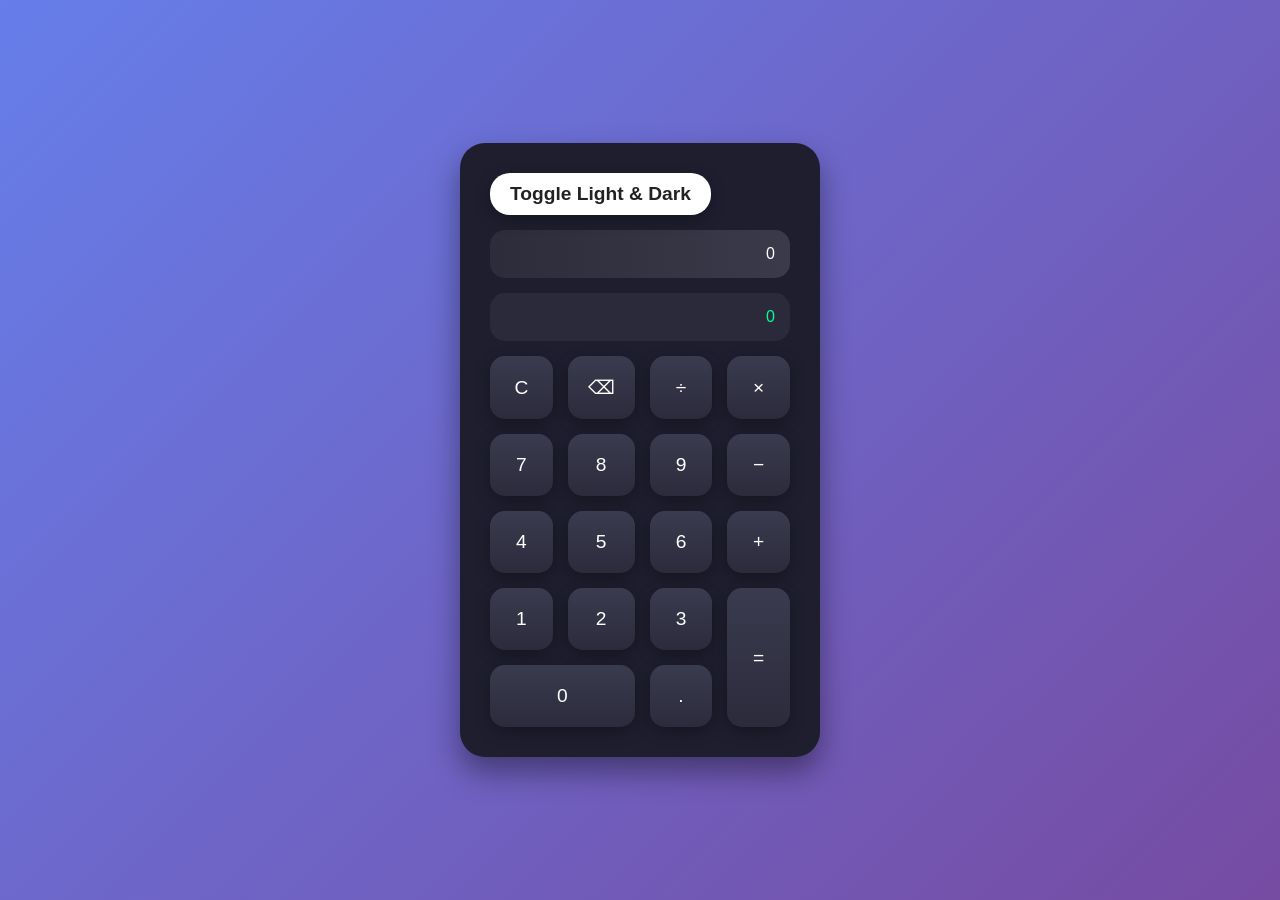
<file: Calculator_Project/index.html>
<!DOCTYPE html>
<html lang="en">
<head>
    <meta charset="UTF-8">
    <meta name="viewport" content="width=device-width, initial-scale=1.0">
    <title>Calculator Project</title>
    <link rel="stylesheet" href="style.css">
</head>
<body class="dark">
    <div class="calculator">
        <button id="toggle-theme">Toggle Light & Dark</button>
        <div class="display" id="display">0</div>
        <div class="result" id="result">0</div>
        <div class="buttons">
            <button class="clear" onclick="clearDisplay()">C</button>
            <button onclick="deleteLast()">&#9003;</button>
            <button onclick="appendOperator('/')">&divide;</button>
            <button onclick="appendOperator('*')">&times;</button>

            <button onclick="appendNumber('7')">7</button>
            <button onclick="appendNumber('8')">8</button>
            <button onclick="appendNumber('9')">9</button>
            <button onclick="appendOperator('-')">&#8722;</button>
            
            <button onclick="appendNumber('4')">4</button>
            <button onclick="appendNumber('5')">5</button>
            <button onclick="appendNumber('6')">6</button>
            <button onclick="appendOperator('+')">+</button>

            <button onclick="appendNumber('1')">1</button>
            <button onclick="appendNumber('2')">2</button>
            <button onclick="appendNumber('3')">3</button>
            <button class="equal" onclick="calculate()">=</button>

            <button onclick="appendNumber('0')" style="grid-column: span 2;">0</button>
            <button onclick="appendNumber('.')">.</button>            
        </div>
    </div>




<script src="script.js"></script> 
</body>
</html>
</file>
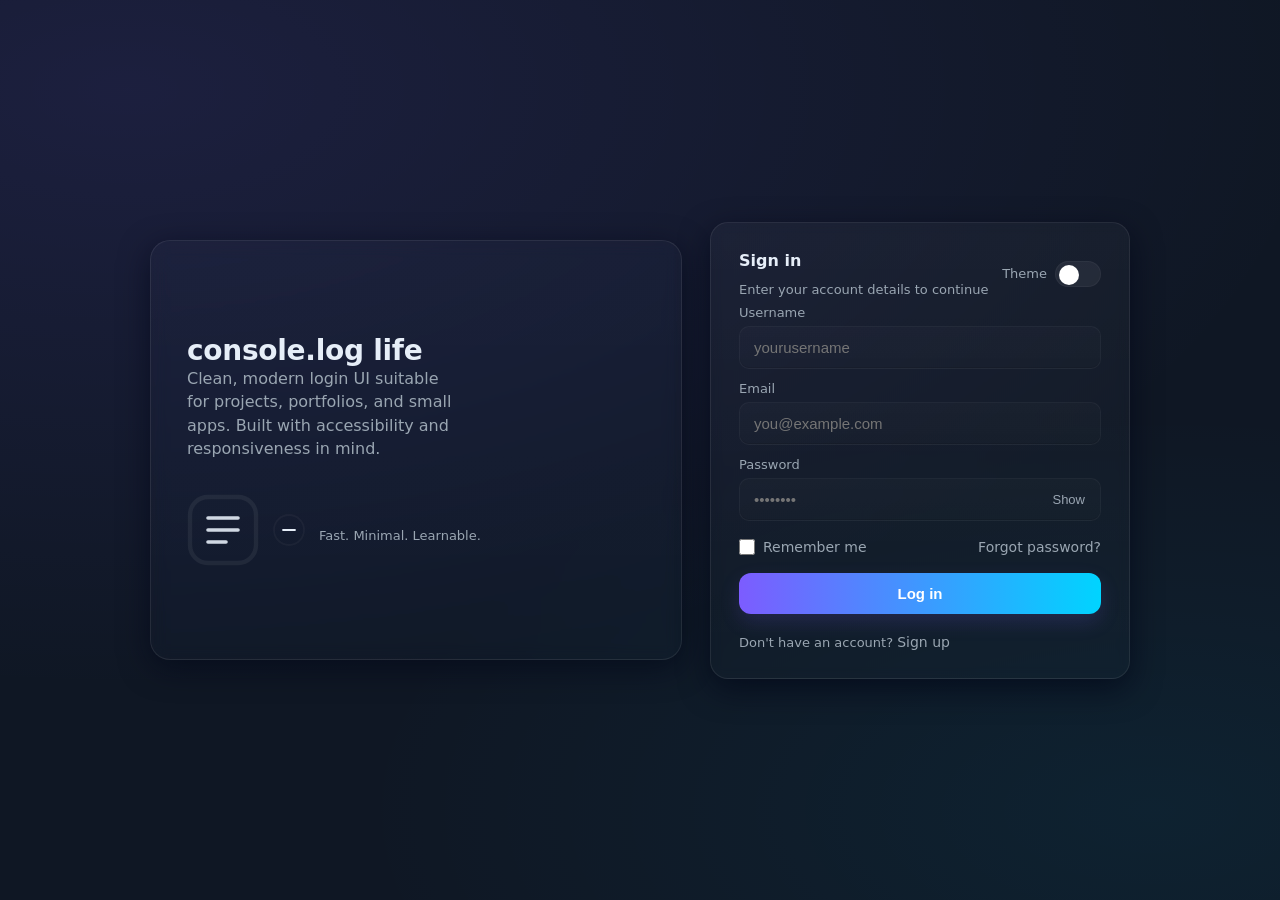
<file: login/index.html>
<!DOCTYPE html>
<html lang="en">
<head>
    <meta charset="UTF-8">
    <meta name="viewport" content="width=device-width, initial-scale=1.0">
    <title>Console.log Life Login UI</title>
    <link rel="stylesheet" href="style.css">
</head>
<body>
     <main class="login-wrap" aria-live="polite">

        <!-- LEFT: branding / showcase -->
        <section class="panel-brand" aria-hidden="false">
            <div>
                <div class="brand-title">console.log life</div>
                <p class="brand-sub">Clean, modern login UI suitable for projects, portfolios, and small apps. Built
                    with accessibility and responsiveness in mind.</p>
            </div>

            <!-- Illustration placeholder (simple SVG hero) -->
            <div aria-hidden="true" style="margin-top:16px;display:flex;gap:12px;flex-wrap:wrap;align-items:center">
                <svg width="72" height="72" viewBox="0 0 24 24" fill="none" aria-hidden="true">
                    <rect x="1" y="1" width="22" height="22" rx="6" stroke="rgba(255,255,255,0.06)" stroke-width="1.5">
                    </rect>
                    <path d="M7 12h10M7 8h10M7 16h6" stroke="currentColor" stroke-width="1.2" stroke-linecap="round"
                        stroke-linejoin="round" opacity="0.9"></path>
                </svg>
                <svg width="36" height="36" viewBox="0 0 24 24" fill="none" aria-hidden="true">
                    <circle cx="12" cy="12" r="10" stroke="rgba(255,255,255,0.04)" stroke-width="1.2"></circle>
                    <path d="M8 12h8" stroke="currentColor" stroke-width="1.2" stroke-linecap="round"></path>
                </svg>
                <div class="small">Fast. Minimal. Learnable.</div>
            </div>
        </section>

        <!-- RIGHT: Login form -->
        <aside class="panel-form" aria-label="Login form">

            <div class="controls">
                <div style="display:flex;flex-direction:column">
                    <strong style="font-size:16px">Sign in</strong>
                    <span class="small">Enter your account details to continue</span>
                </div>

                <div class="theme-toggle" title="Toggle light / dark">
                    <span style="font-size:13px;color:var(--muted)">Theme</span>
                    <button class="switch" id="themeBtn" aria-pressed="false" aria-label="Toggle theme">
                        <span class="knob"></span>
                    </button>
                </div>
            </div>

            <form id="loginForm" novalidate>

                <!-- Username -->
                <div class="field">
                    <label for="username">Username</label>
                    <div class="input-row">
                        <input id="username" name="username" type="text" placeholder="yourusername"
                            autocomplete="username" required>
                    </div>
                    <div id="usernameError" class="error">Please enter your username.</div>
                </div>

                <!-- Email -->
                <div class="field">
                    <label for="email">Email</label>
                    <div class="input-row">
                        <input id="email" name="email" type="email" placeholder="you@example.com" autocomplete="email"
                            required>
                    </div>
                    <div id="emailError" class="error">Please enter a valid email address.</div>
                </div>

                <!-- Password with toggle -->
                <div class="field">
                    <label for="password">Password</label>
                    <div class="input-row">
                        <input id="password" name="password" type="password" placeholder="••••••••"
                            autocomplete="current-password" required minlength="6">
                        <button type="button" class="toggle-pass" id="togglePassword"
                            aria-label="Show password">Show</button>
                    </div>
                    <div id="passwordError" class="error">Password must be at least 6 characters.</div>
                </div>

                <!-- Remember + forgot -->
                <div class="row">
                    <label style="display:flex;align-items:center;gap:8px;font-size:14px">
                        <input id="remember" type="checkbox" style="width:16px;height:16px" aria-label="Remember me">
                        <span style="color:var(--muted)">Remember me</span>
                    </label>
                    <a href="#" class="muted-link">Forgot password?</a>
                </div>

                <!-- Login button -->
                <button class="btn" id="loginBtn" type="submit">Log in</button>

                <div class="small" style="margin-top:8px">Don't have an account? <a href="#" class="muted-link">Sign
                        up</a></div>

            </form>

        </aside>
    </main>
    <script src="script.js"></script>
</body>
</html>
</file>
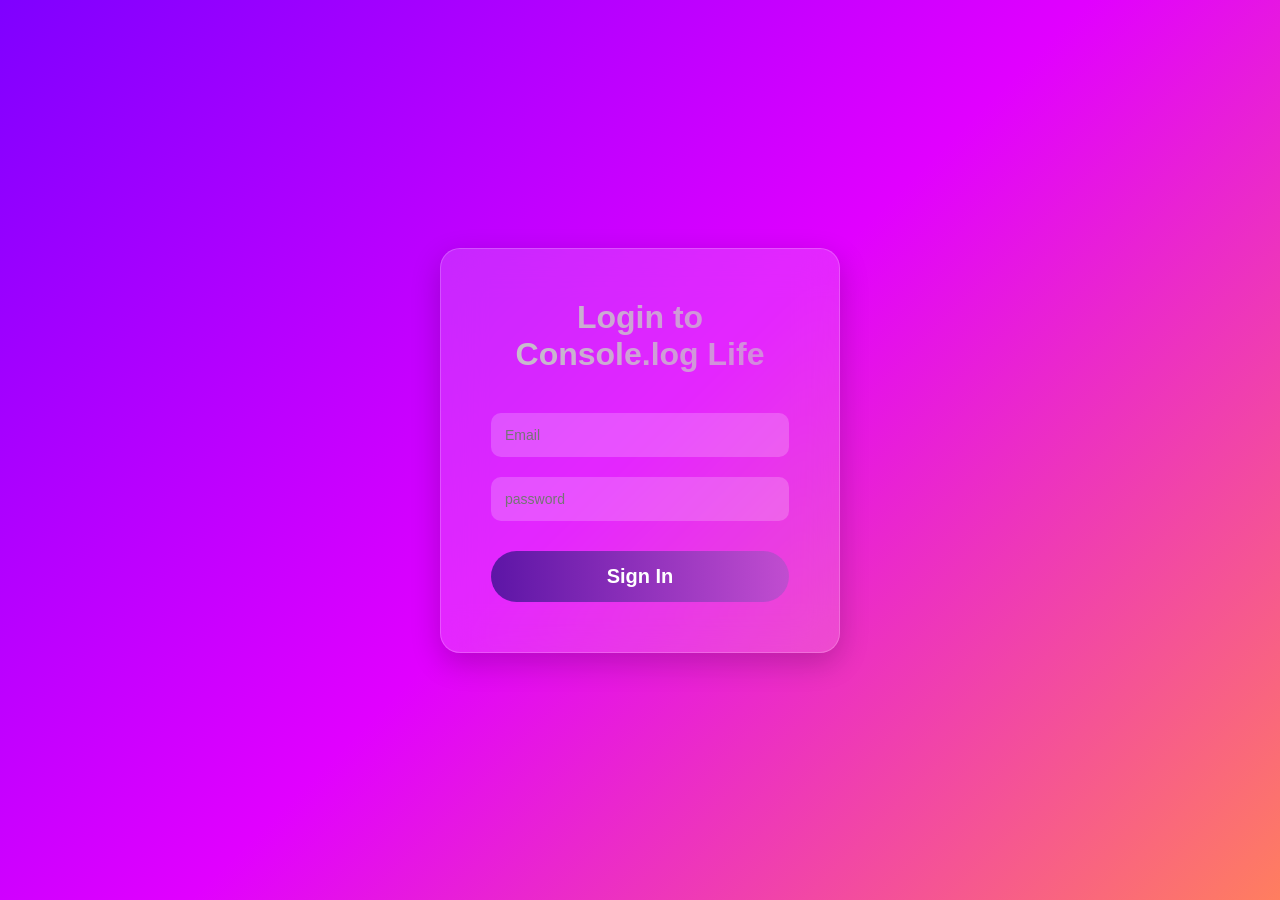
<file: Login_Project/index.html>
<!DOCTYPE html>
<html lang="en">
<head>
    <meta charset="UTF-8">
    <meta name="viewport" content="width=device-width, initial-scale=1.0">
    <title>Console.log Life | Login Project</title>
    <link rel="stylesheet" href="style.css">
</head>
<body>
    <!-- Login Screen -->
     <div id="loginScreen">
        <div class="login-card">
            <h2>Login to Console.log Life</h2>
            <form action="" id="loginForm">
                <input type="email" id="email" placeholder="Email" required>
                <input type="password" id="password" placeholder="password" required>
                <button type="submit">Sign In</button>
            </form>
        </div>
     </div>
     <!-- Main Site -->
      <div id="mainSite">
        <header>
            <h1>Console.log Life</h1>
            <nav>
                <ul>
                    <li><a href="#home">Home</a></li>
                    <li><a href="#about">About</a></li>
                    <li><a href="#contact">Contact</a></li>
                    <li><button id="logoutBtn">Logout</button></li>
                </ul>
            </nav>
            <button class="theme-btn" id="themeToggle">light / Dark </button>
        </header>
        <main>
            <section id="home">
                <h2>Welcome Console.log Life &#127881;</h2>
                <p>You are now logged in &#127881; Explore Console.log Life!</p>
            </section>

            <section id="about">
                <h2>About Us Console.log Life</h2>
                <p>Console.log Life is a community of developers sharing coding journeys, tips
                    and tutorials. Learning through practice and collaboration.
                </p>
            </section>

            <section id="contact">
                <h2>Contact Us Console.log Life</h2>
                <div class="contact-info">
                    &#128222; Phone: +45 9912345678 <br>
                    &#128231; Gmail: hello@consolelog.life
                </div>
                <form action="" class="contact-form" id="contactForm">
                    <label for="">Your Name
                        <input type="text" name="" id="name" required>
                    </label>
                    <label for="">Your Email
                        <input type="email" id="contactEmail" required>
                    </label>
                    <label for="">Comment
                        <textarea rows="4" id="comment" required></textarea>
                    </label>
                    <button type="submit">Send Message</button>
                </form>

            </section>
        </main>
        <footer>
            @ 2025 Console.log Life | Built with &#10084; For Developers!.
        </footer>
      </div>
    

<script src="script.js"></script>
</body>
</html>
</file>
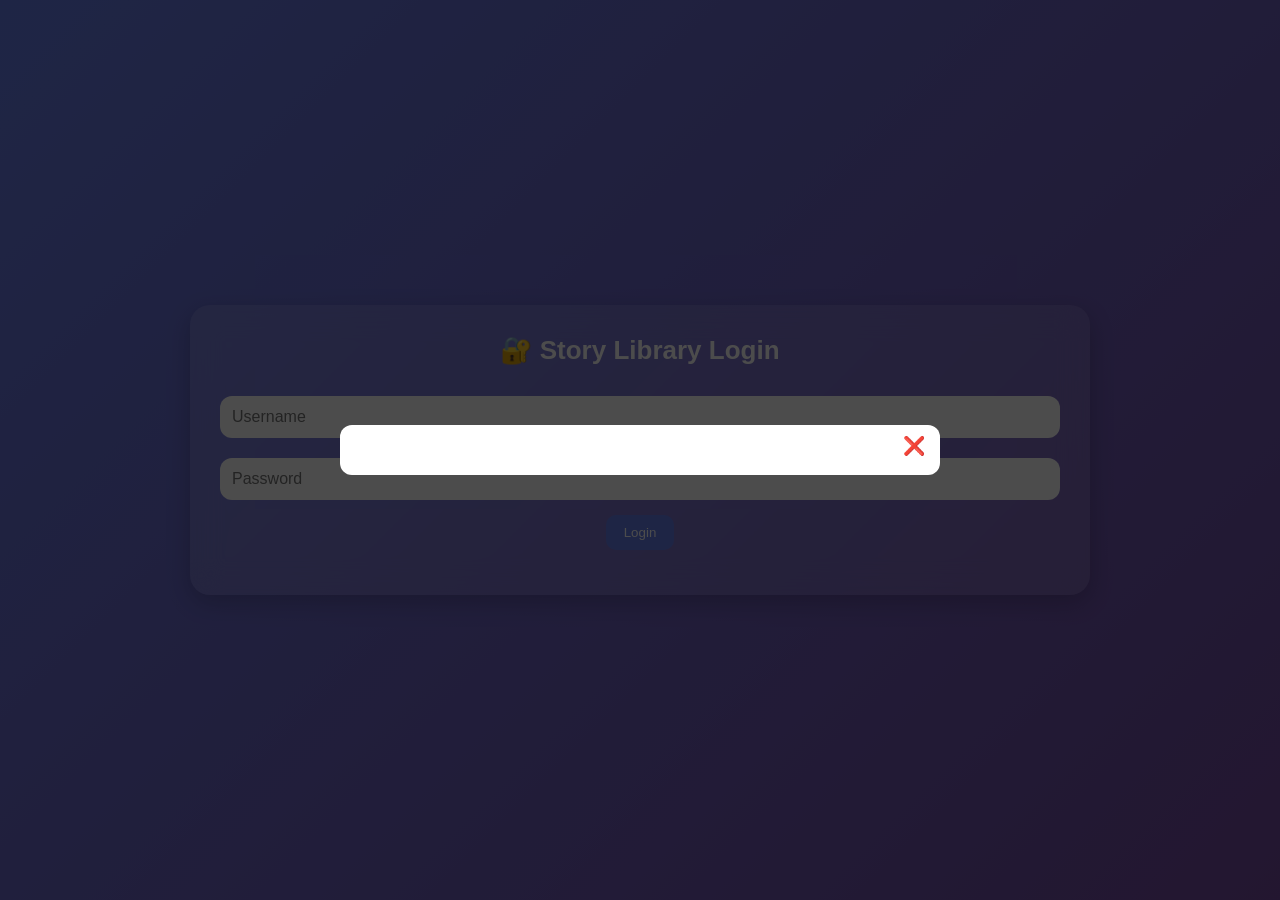
<file: Story_Book_Library_Project/index.html>
<!DOCTYPE html>
<html lang="en">

<head>
    <meta charset="UTF-8">
    <meta name="viewport" content="width=device-width, initial-scale=1.0">
    <title>Story Book Library - Persistent CRUD</title>
    <link rel="stylesheet" href="style.css">
</head>
<body>
    <!-- Login Page -->
    <div class="container" id="loginPage">
        <h2>&#x1F510; Story Library Login</h2> 
        <input type="text" id="username" placeholder="Username">
        <input type="password" id="password" placeholder="Password">
        <button onclick="login()">Login</button>
        <div class="error" id="errorMsg"></div>
    </div>

    <!-- Library Page -->
    <div class="library hidden" id="libraryPage">
        <h2>&#x1F4DA; Story Book Library</h2> 
        <div class="books" id="bookList"></div>

        <!-- Admin Add Book -->
        <div class="admin-controls hidden" id="adminControls">
            <h3>&#x2795; Add New Book</h3> 
            <input type="text" id="newBookTitle" placeholder="Book Title">
            <textarea id="newBookContent" placeholder="Book Content" rows="3"
                style="width:100%;padding:10px;margin-top:8px;border-radius:10px;"></textarea>
            <button onclick="addBook()">Add Book</button>
        </div>
    </div>

    <!-- Modal -->
    <div class="modal" id="modal">
        <div class="modal-content">
            <span class="close" onclick="closeModal()">&#x274C;</span> 
            <h3 id="modalTitle"></h3>
            <p id="modalContent"></p>
        </div>
    </div>
<script src="script.js"></script>
</body>

</html>
</file>
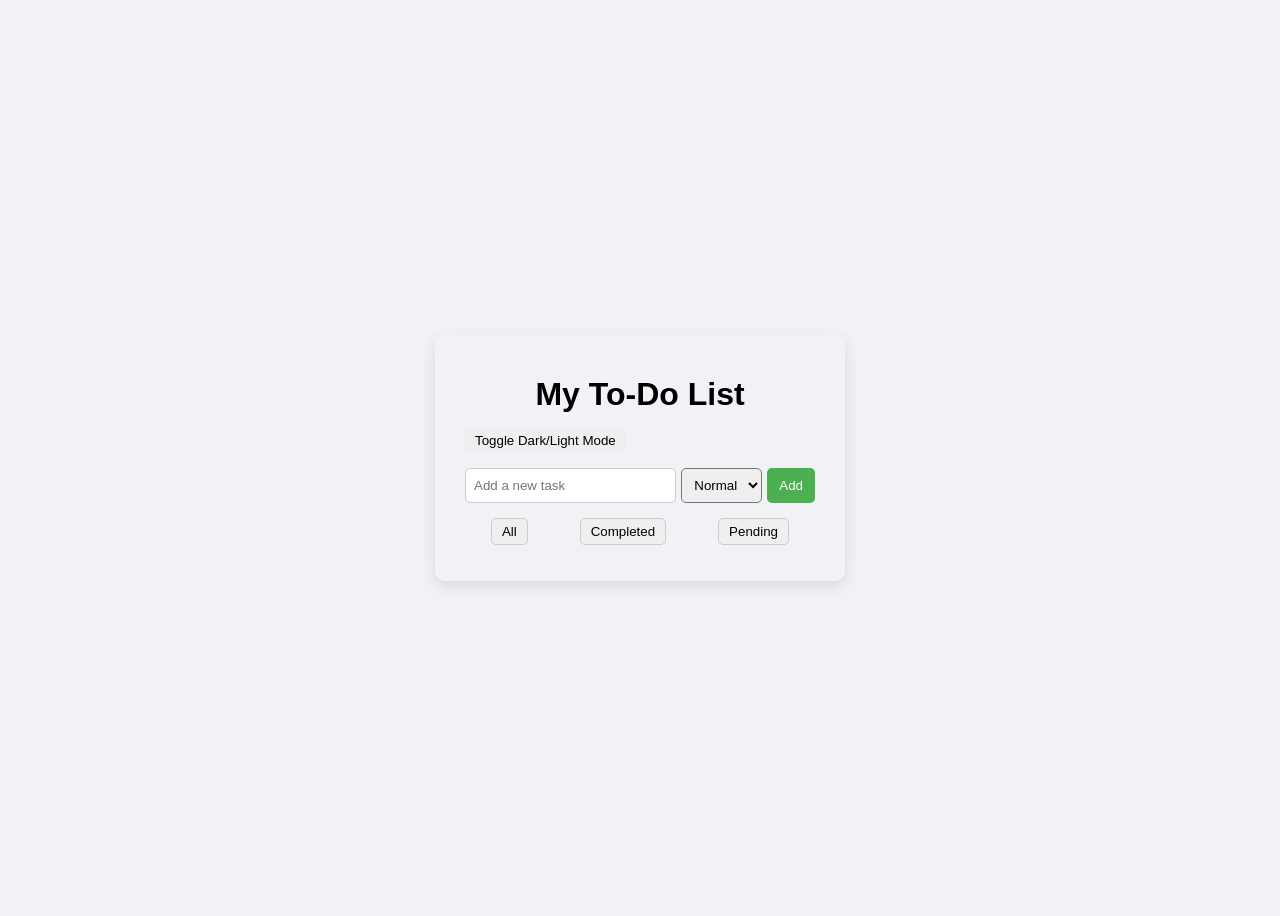
<file: ToDoList/index.html>
<!DOCTYPE html>
<html lang="en">
<head>
    <meta charset="UTF-8">
    <meta name="viewport" content="width=device-width, initial-scale=1.0">
    <title>Advanced To-Do List</title>
    <link rel="stylesheet" href="style.css">
</head>
<body>
    <div class="container">
        <h1>My To-Do List</h1>
        <!-- Dark/Light mode toggle -->
          <button id="modeToggle">Toggle Dark/Light Mode</button>

          <!-- Task Input Section -->
           <div class="input-section">
            <input type="text" id="taskInput" placeholder="Add a new task">
            <select name="" id="priority">
                <option value="normal">Normal</option>
                <option value="high">High</option>
                <option value="low">Low</option>
            </select>
            <button id="addBtn">Add</button>
           </div>
           
           <!-- Task Filters -->
            <div class="filters">
                <button class="filter-btn" data-filter="all">All</button>
                <button class="filter-btn" data-filter="completed">Completed</button>
                <button class="filter-btn" data-filter="pending">Pending</button>
            </div>

            <!-- Task List -->
             <ul id="taskList"></ul>
    </div>

<script src="script.js"></script>
</body>
</html>
</file>
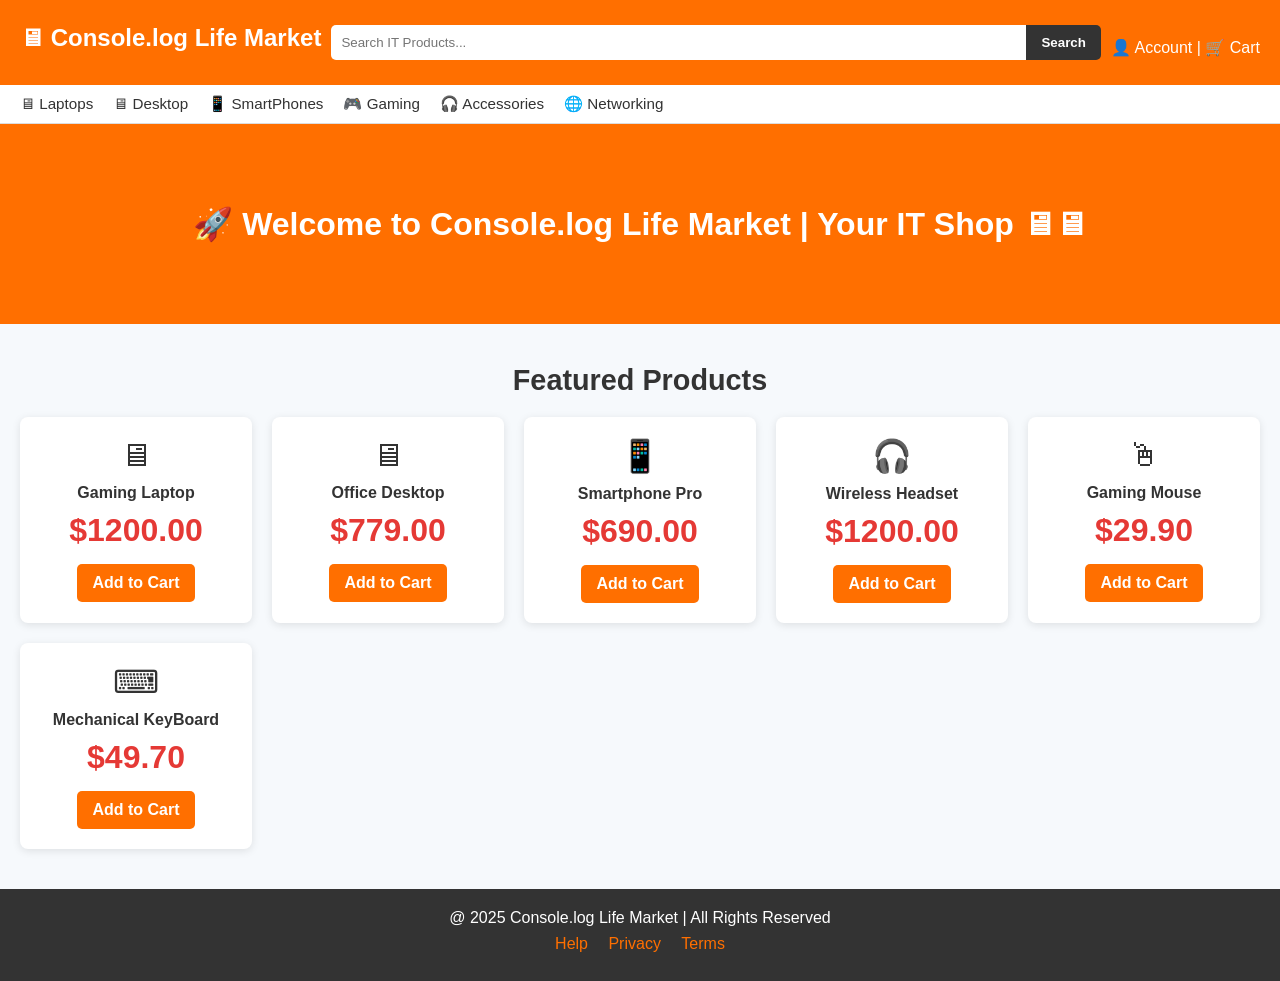
<file: Websit_Market/index.html>
<!DOCTYPE html>
<html lang="en">
<head>
    <meta charset="UTF-8">
    <meta name="viewport" content="width=device-width, initial-scale=1.0">
    <title>Console.log Life Market</title>
    <link rel="stylesheet" href="style.css">
</head>
<body>
    <!-- Header -->
     <header>
        <div class="logo">&#128421; Console.log Life Market</div>
        <div class="search-bar">
            <input type="text" placeholder="Search IT Products...">
            <button>Search</button>
        </div>
        <div class="account">&#128100; Account | &#128722; Cart</div>
     </header>
     <!-- Navigation -->
      <nav>
        <ul>
            <li><a href="">&#128421; Laptops</a></li>
            <li><a href="">&#128421; Desktop</a></li>
            <li><a href="">&#128241; SmartPhones</a></li>
            <li><a href="">&#127918; Gaming</a></li>
            <li><a href="">&#127911; Accessories</a></li>
            <li><a href="">&#127760; Networking</a></li>
        </ul>
      </nav>
      <!-- Banner -->
       <div class="hero">
        &#128640; Welcome to Console.log Life Market | Your IT Shop &#128421;&#128421;
       </div>
       <!-- Main Content -->
        <main>
            <section class="products">
                <h2>Featured Products</h2>
                <div class="product-grid">
                    <div class="product">
                        &#128421;
                        <h3>Gaming Laptop</h3>
                        <p>$1200.00</p>
                        <button>Add to Cart</button>
                    </div>
                    <div class="product">
                        &#128421;
                        <h3>Office Desktop</h3>
                        <p>$779.00</p>
                        <button>Add to Cart</button>
                    </div>
                    <div class="product">
                        &#128241;
                        <h3>Smartphone Pro</h3>
                        <p>$690.00</p>
                        <button>Add to Cart</button>
                    </div>
                    <div class="product">
                        &#127911;
                        <h3>Wireless Headset</h3>
                        <p>$1200.00</p>
                        <button>Add to Cart</button>
                    </div>
                    <div class="product">
                        &#128433;
                        <h3>Gaming Mouse</h3>
                        <p>$29.90</p>
                        <button>Add to Cart</button>
                    </div>
                    <div class="product">
                        &#9000;
                        <h3>Mechanical KeyBoard</h3>
                        <p>$49.70</p>
                        <button>Add to Cart</button>
                    </div>
                </div>
            </section>
        </main>
        <!-- Footer -->
         <footer>
            <p>@ 2025 Console.log Life Market | All Rights Reserved</p>
            <p>
                <a href="">Help</a>
                <a href="">Privacy</a>
                <a href="">Terms</a>
            </p>
         </footer>
</body>
</html>
</file>
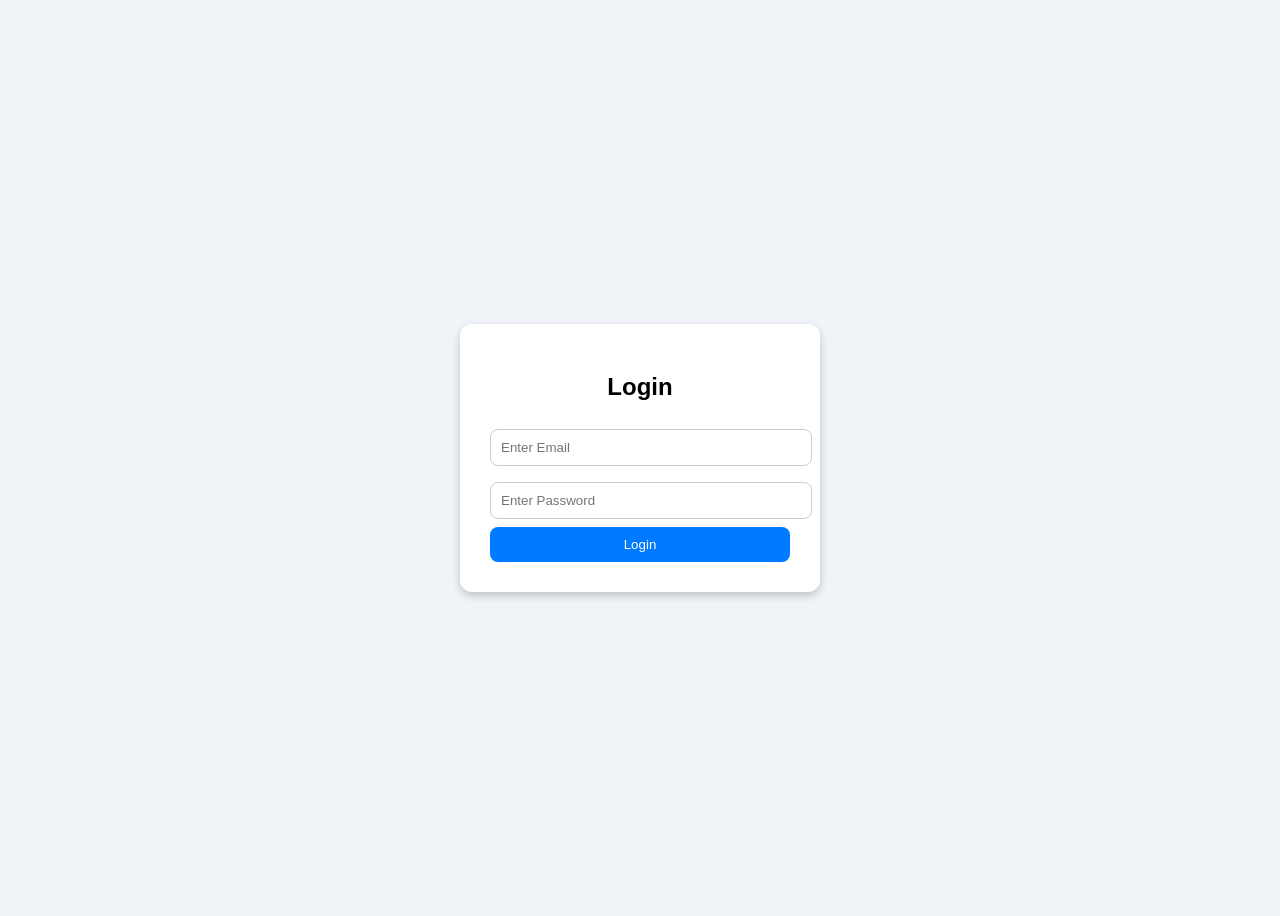
<file: Dashboard_Project/Login/index.html>
<!DOCTYPE html>
<html lang="en">

<head>
    <meta charset="UTF-8">
    <meta name="viewport" content="width=device-width, initial-scale=1.0">
    <title>Login</title>
    <link rel="stylesheet" href="style.css">
</head>

<body>
    <div class="login-box">
        <h2>Login</h2>
        <input type="text" id="email" placeholder="Enter Email" required>
        <input type="password" id="password" placeholder="Enter Password" required>
        <button onclick="login()">Login</button>
        <p class="error" id="error-msg">Invalid email or password!</p>
    </div>
    <script src="script.js"></script>
</body>

</html>
</file>
<file: Calculator_Project/style.css>
/* Reset & Body */
* {
    box-sizing: border-box;
    margin: 0;
    padding: 0;
    font-family: 'Segoe UI', Tahoma, Geneva, Verdana, sans-serif;
}

body {
    display: flex;
    justify-content: center;
    align-items: center;
    height: 100vh;
    background: linear-gradient(135deg, #667eea, #764ba2);
    transition: background 0.5s;
}

body.light {
    background: linear-gradient(135deg, #ffecd2, #fcb69f);
}

/* Calculator container */
.calculator {
    padding: 30px;
    border-radius: 25px;
    box-shadow: 0 15px 30px rgba(0, 0, 0, 0.4);
    width: 360px;
    transition: background 0.5s, box-shadow 0.5s;
}

body.dark .calculator {
    background: #1e1e2f;
    box-shadow: 0 15px 30px rgba(0, 0, 0, 0.4);
}

body.light .calculator {
    background: #fff;
    box-shadow: 0 15px 30px rgba(0, 0, 0, 0.2);
}

/* Displays */
.display,
.result {
    width: 100%;
    border-radius: 15px;
    padding: 15px;
    margin-bottom: 15px;
    color: #fff;
    text-align: right;
    overflow-x: auto;
    transition: background 0.5s, color 0.5s;
}

body.dark .display {
    background: linear-gradient(to right, #2c2c3a, #3a3a4a);
    color: #fff;
}

body.light .display {
    background: #f0f0f0;
    color: #222;
}

body.dark .result {
    background: #2a2a3a;
    color: #00ff99;
}

body.light .result {
    background: #e8e8e8;
    color: #2a2a2a;
}

/* Buttons */
.buttons {
    display: grid;
    grid-template-columns: repeat(4, 1fr);
    gap: 15px;
}

button {
    padding: 20px;
    font-size: 1.2rem;
    border: none;
    border-radius: 15px;
    cursor: pointer;
    transition: 0.3s;
    box-shadow: 0 5px 15px rgba(0, 0, 0, 0.3);
}

body.dark button {
    background: linear-gradient(to bottom, #3b3b4f, #2b2b3c);
    color: #fff;
}

body.light button {
    background: linear-gradient(to bottom, #e0e0e0, #d0d0d0);
    color: #222;
}

button:hover {
    transform: translateY(-2px);
    box-shadow: 0 8px 20px rgba(0, 0, 0, 0.4);
}

button.operator {
    background: linear-gradient(to bottom, #ff9500, #e08900);
    color: #fff;
}

button.clear {
    background: linear-gradient(to bottom, #f44336, #d32f2f);
}

button.equal {
    background: linear-gradient(to bottom, #0a84ff, #0066cc);
    grid-row: span 2;
}

button:active {
    transform: translateY(1px);
    box-shadow: 0 3px 10px rgba(0, 0, 0, 0.3);
}

/* Dark/Light toggle button */
#toggle-theme {
    margin-bottom: 15px;
    padding: 10px 20px;
    border: none;
    border-radius: 20px;
    cursor: pointer;
    font-weight: bold;
    transition: 0.3s;
}

body.dark #toggle-theme {
    background: #fff;
    color: #222;
}

body.light #toggle-theme {
    background: #222;
    background: #fff;
    color: #222;
}

#toggle-theme:hover {
    opacity: 0.8;
}
</file>
<file: login/style.css>
/* Basic reset & fonts */
        :root {
            --bg: #0f1724;
            /* dark background */
            --card: rgba(255, 255, 255, 0.06);
            --glass-border: rgba(255, 255, 255, 0.08);
            --accent: #7c5cff;
            /* primary accent */
            --accent-2: #00d4ff;
            /* secondary accent */
            --text: #e6eef8;
            --muted: #9aa6b2;
            --success: #24c58b;
            --danger: #ff6b6b;
        }

        /* Light theme variables (will apply when body.light-theme class is set) */
        body.light-theme {
            --bg: #f3f7fb;
            --card: rgba(255, 255, 255, 0.85);
            --glass-border: rgba(16, 24, 40, 0.06);
            --text: #0b1220;
            --muted: #374151;
        }

        * {
            box-sizing: border-box;
            margin: 0;
            padding: 0
        }

        html,
        body {
            height: 100%
        }

        body {
            font-family: Inter, ui-sans-serif, system-ui, -apple-system, "Segoe UI", Roboto, "Helvetica Neue", Arial;
            background: radial-gradient(1200px 600px at 10% 10%, rgba(124, 92, 255, 0.12), transparent),
                radial-gradient(800px 400px at 90% 90%, rgba(0, 212, 255, 0.06), transparent),
                var(--bg);
            color: var(--text);
            -webkit-font-smoothing: antialiased;
            display: flex;
            align-items: center;
            justify-content: center;
            padding: 24px;
            transition: background 300ms ease, color 250ms ease;
        }

        /* ---------- Card / layout ---------- */
        .login-wrap {
            width: 100%;
            max-width: 980px;
            display: grid;
            grid-template-columns: 1fr 420px;
            /* two columns: left showcase, right form */
            gap: 28px;
            align-items: center;
        }

        /* Left panel - branding / illustration */
        .panel-brand {
            padding: 36px;
            border-radius: 20px;
            background: linear-gradient(180deg, rgba(255, 255, 255, 0.02), rgba(255, 255, 255, 0.012));
            border: 1px solid var(--glass-border);
            backdrop-filter: blur(8px) saturate(110%);
            box-shadow: 0 8px 30px rgba(2, 6, 23, 0.6);
            min-height: 420px;
            display: flex;
            flex-direction: column;
            gap: 18px;
            justify-content: center;
        }

        .brand-title {
            font-size: 28px;
            font-weight: 700;
            letter-spacing: -0.01em
        }

        .brand-sub {
            color: var(--muted);
            max-width: 60%;
            line-height: 1.45
        }

        /* right panel - form card */
        .panel-form {
            padding: 28px;
            border-radius: 18px;
            background: linear-gradient(180deg, rgba(255, 255, 255, 0.03), rgba(255, 255, 255, 0.01));
            border: 1px solid var(--glass-border);
            backdrop-filter: blur(6px);
            box-shadow: 0 10px 30px rgba(2, 6, 23, 0.65);
        }

        /* Form elements */
        form {
            display: flex;
            flex-direction: column;
            gap: 12px
        }

        .field {
            display: flex;
            flex-direction: column;
            gap: 6px;
        }

        label {
            font-size: 13px;
            color: var(--muted)
        }

        input[type="text"],
        input[type="email"],
        input[type="password"] {
            width: 100%;
            padding: 12px 14px;
            border-radius: 10px;
            border: 1px solid rgba(255, 255, 255, 0.04);
            background: linear-gradient(180deg, rgba(255, 255, 255, 0.02), rgba(255, 255, 255, 0.01));
            color: var(--text);
            outline: none;
            font-size: 15px;
            transition: box-shadow 160ms ease, transform 160ms ease, border-color 160ms ease;
            box-shadow: inset 0 -1px 0 rgba(0, 0, 0, 0.12);
        }

        input:focus {
            box-shadow: 0 6px 20px rgba(124, 92, 255, 0.12);
            transform: translateY(-1px);
            border-color: rgba(124, 92, 255, 0.32)
        }

        .input-row {
            position: relative;
            display: flex;
            align-items: center
        }

        .toggle-pass {
            position: absolute;
            right: 10px;
            border: none;
            background: none;
            padding: 6px;
            cursor: pointer;
            font-size: 13px;
            color: var(--muted)
        }

        /* Error message */
        .error {
            color: var(--danger);
            font-size: 13px;
            display: none
        }

        .error.show {
            display: block
        }

        /* Login button with hover animation */
        .btn {
            margin-top: 6px;
            padding: 12px 16px;
            border-radius: 12px;
            border: none;
            cursor: pointer;
            font-weight: 600;
            font-size: 15px;
            background: linear-gradient(90deg, var(--accent), var(--accent-2));
            color: white;
            box-shadow: 0 8px 20px rgba(124, 92, 255, 0.16);
            transition: transform 160ms cubic-bezier(.2, .9, .2, 1), box-shadow 160ms ease;
        }

        .btn:active {
            transform: translateY(1px)
        }

        .btn:hover {
            transform: translateY(-4px);
            box-shadow: 0 18px 40px rgba(124, 92, 255, 0.12)
        }

        /* small helper row */
        .row {
            display: flex;
            justify-content: space-between;
            align-items: center;
            margin-top: 6px
        }

        .muted-link {
            color: var(--muted);
            font-size: 14px;
            text-decoration: none
        }

        /* footer small */
        .small {
            font-size: 13px;
            color: var(--muted);
            margin-top: 12px
        }

        /* controls above form */
        .controls {
            display: flex;
            justify-content: space-between;
            align-items: center;
            margin-bottom: 8px
        }

        .theme-toggle {
            display: flex;
            gap: 8px;
            align-items: center
        }

        .switch {
            position: relative;
            width: 46px;
            height: 26px;
            border-radius: 999px;
            background: rgba(255, 255, 255, 0.06);
            border: 1px solid rgba(255, 255, 255, 0.04);
            cursor: pointer
        }

        .switch .knob {
            position: absolute;
            top: 3px;
            left: 3px;
            width: 20px;
            height: 20px;
            background: white;
            border-radius: 50%;
            transition: left 200ms cubic-bezier(.2, .9, .2, 1)
        }

        body.light-theme .switch {
            background: rgba(0, 0, 0, 0.04)
        }

        body.light-theme .switch .knob {
            left: 23px
        }

        /* small responsive tweaks */
        @media (max-width:920px) {
            .login-wrap {
                grid-template-columns: 1fr;
                max-width: 720px
            }

            .panel-brand {
                order: 2
            }

            .panel-form {
                order: 1
            }
        }

        @media (max-width:420px) {
            .brand-sub {
                max-width: 100%
            }

            .panel-brand {
                padding: 20px;
                border-radius: 14px
            }

            .panel-form {
                padding: 20px;
                border-radius: 14px
            }
        }

        /* Accessibility focus visible */
        :focus {
            outline: none
        }

        input:focus-visible {
            outline: 3px solid rgba(124, 92, 255, 0.12);
            outline-offset: 3px
        }
</file>
<file: Login_Project/style.css>
/* Rest and Body */
*{
    margin: 0;
    padding: 0;
    box-sizing: border-box;
    font-family: 'Segoe UI', Tahoma, Geneva, Verdana, sans-serif;
    scroll-behavior: smooth;
}
body{
    background: linear-gradient(135deg, #7f00ff, #e100ff, #ff7e5f);
    color: #f1f5f9;
    transition: all 0.6s ease;
    min-height: 100vh;
}
/* Login Screen */
#loginScreen{
    display: flex;
    align-items: center;
    justify-content: center;
    height: 100vh;
}
.login-card{
    background: rgba(255, 255, 255, 0.15);
    padding: 50px;
    border-radius: 20px;
    backdrop-filter: blur(20px);
    border: 1px solid rgba(255, 255, 255, 0.2);
    max-width: 400px;
    width: 100%;
    text-align: center;
    box-shadow: 0 10px 30px rgba(0, 0, 0, 0.2);
    animation: fadeIn 1s ease;
}
.login-card h2{
    margin-bottom: 30px;
    font-size: 32px;
    background: linear-gradient(90deg, #c5c2c9, #d582e0);
    -webkit-background-clip: text;
    -webkit-text-fill-color: transparent;
}
.login-card input{
    width: 100%;
    margin: 10px 0;
    padding: 14px;
    border-radius: 10px;
    border: none;
    outline: none;
    background: rgba(255, 255, 255, 0.2);
    color: white;
    font-size: 14px;
}
.login-card button{
    width: 100%;
    padding: 14px;
    margin-top: 20px;
    border: none;
    border-radius: 90px;
    background: linear-gradient(90deg, #5d15a6, #c14dd0);
    color: white;
    font-size: 20px;
    font-weight: bold;
    cursor: pointer;
    transition: 0.3s;
}
.login-card button:hover{
    opacity: 0.9;
    transform: translateY(-2px);
}
@keyframes fadeIn{
    from{
        opacity: 0;
        transform: translateY(20px);
    }
    to{
        opacity: 1;
        transform: translateY(0);
    }
}

/* Main Site */
#mainSite{
    display: none;
}
header{
    position: fixed;
    top: 0;
    left: 0;
    right: 0;
    display: flex;
    justify-content: space-between;
    align-items: center;
    padding: 15px 30px;
    background: rgba(255, 255, 255, 0.1);
    border-bottom: 1px solid rgba(255, 255, 255, 0.2);
    backdrop-filter: blur(10px);
    z-index: 1000;
    transition: all 0.5s ease;
}
header h1{
    font-size: 22px;
    font-weight: bold;
}
nav ul{
    list-style: none;
    display: flex;
    gap: 20px;
    align-items: center;
}
nav a{
    text-decoration: none;
    color: inherit;
    font-weight: 500;
    transition: color 0.3s;
}
nav a:hover{
    color: #ff7e5f;
}
#logoutBtn{
    padding: 6px 12px;
    border-radius: 10px;
    border: none;
    background: #ff7e5f;
    color: white;
    cursor: pointer;
    transition: 0.3s;
}
#logoutBtn:hover{
    opacity: 0.9;
    transform: translateY(-2px);
}
/* Toggle Button */
.theme-btn{
    cursor: pointer;
    padding: 8px 12px;
    border-radius: 10px;
    border: none;
    background: #e100ff;
    color: white;
    font-weight: bold;
    transition: 0.4s;
}
.theme-btn:hover{
    opacity: 0.85;
}
main{
    padding-top: 90px;
}
section{
    min-height: 100vh;
    padding: 60px 20px;
    display: flex;
    flex-direction: column;
    align-items: center;
    justify-content: center;
    text-align: center;
}
section h2{
    font-size: 36px;
    margin-bottom: 20px;
}
section p{
    max-width: 600px;
    font-size: 16px;
    opacity: 0.85;
}
/* Contact */
.contact-info{
    margin-bottom: 20px;
    font-size: 16px;
}
.contact-form{
    background: rgba(255, 255, 255, 0.1);
    padding: 25px;
    border-radius: 15px;
    border: 1px solid rgba(255, 255, 255, 0.2);
    max-width: 500px;
    width: 100%;
    text-align: left;
    transition: all 0.5s ease;
}
.contact-form label{
    display: block;
    margin-top: 10px;
    font-size: 14px;
    opacity: 0.85;
}
.contact-form input,
.contact-form textarea{
    width: 100%;
    margin-top: 5px;
    padding: 10px;
    border-radius: 8px;
    border: none;
    outline: none;
    background: rgba(255, 255, 255, 0.2);
    color: inherit;
    font-size: 15px;
}
.contact-form button{
    margin-top: 15px;
    padding: 12px;
    border: none;
    border-radius: 10px;
    background: linear-gradient(90deg, #7f00ff, #e100ff);
    color: white;
    font-weight: bold;
    cursor: pointer;
    transition: 0.3s;
}
.contact-form button:hover{
    opacity: 0.9;
    transform: translateY(-2px);
}
footer{
    text-align: center;
    padding: 20px;
    background: rgba(255, 255, 255, 0.1);
    border-top: 1px solid rgba(255, 255, 255, 0.2);
    font-size: 13px;
    opacity: 0.7;
    transition: all 0.5s ease;
}
/* Light and Dark Mode */
body.light{
    background: linear-gradient(135deg, #f0f4ff, #ffffff);
    color: #1f2937;
}
body.light .login-card,
body.light .contact-form{
    background: white;
    color: #1f2937;
    box-shadow: 0 8px 25px rgba(0, 0, 0, 0.1);
}
body.light header,
body.light footer{
    background: rgba(255, 255, 255, 0.95);
    border-color: rgba(0, 0, 0, 0.1);
}
body.light .contact-form input,
body.light .contact-form textarea{
    background: #f1f5f9;
    color: #1f2937;
}
</file>
<file: Story_Book_Library_Project/style.css>
/* /* Reset and Body  */
        * {
            box-sizing: border-box;
            margin: 0;
            padding: 0;
        }

        body {
            font-family: 'Poppins', sans-serif;
            background: linear-gradient(135deg, #667eea, #764ba2);
            min-height: 100vh;
            display: flex;
            justify-content: center;
            align-items: center;
            color: #fff;
        }

        .container,
        .library {
            width: 100%;
            max-width: 900px;
            padding: 30px;
            border-radius: 20px;
            background: rgba(255, 255, 255, 0.1);
            backdrop-filter: blur(15px);
            box-shadow: 0 8px 25px rgba(0, 0, 0, 0.2);
            text-align: center;
            animation: fadeIn 1s ease-in-out;
        }

        h2 {
            margin-bottom: 20px;
            font-size: 26px;
        }

        input,
        textarea {
            width: 100%;
            padding: 12px;
            margin: 10px 0;
            border: none;
            border-radius: 12px;
            outline: none;
            font-size: 16px;
        }

        button {
            padding: 10px 18px;
            border: none;
            border-radius: 10px;
            background: #667eea;
            color: #fff;
            cursor: pointer;
            margin: 5px;
            transition: 0.3s;
        }

        button:hover {
            background: #5a67d8;
        }

        .error {
            color: #ff6b6b;
            margin-top: 10px;
            font-size: 14px;
        }

        .books {
            display: grid;
            grid-template-columns: repeat(auto-fill, minmax(180px, 1fr));
            gap: 20px;
            margin-top: 20px;
        }

        .book {
            background: rgba(255, 255, 255, 0.15);
            backdrop-filter: blur(10px);
            border-radius: 16px;
            padding: 15px;
            transition: transform 0.3s, box-shadow 0.3s;
            cursor: pointer;
            position: relative;
        }

        .book:hover {
            transform: translateY(-8px);
            box-shadow: 0 10px 20px rgba(0, 0, 0, 0.2);
        }

        .book img {
            width: 100%;
            border-radius: 12px;
            margin-bottom: 10px;
        }

        .book .admin-btns {
            margin-top: 8px;
            display: flex;
            justify-content: space-between;
        }

        .hidden {
            display: none;
        }

        @keyframes fadeIn {
            from {
                opacity: 0;
                transform: translateY(-20px);
            }

            to {
                opacity: 1;
                transform: translateY(0);
            }
        }

        .modal {
            display: none;
            position: fixed;
            top: 0;
            left: 0;
            width: 100%;
            height: 100%;
            background: rgba(0, 0, 0, 0.7);
            display: flex;
            justify-content: center;
            align-items: center;
        }

        .modal-content {
            background: #fff;
            color: #333;
            padding: 20px;
            border-radius: 12px;
            width: 80%;
            max-width: 600px;
            position: relative;
        }

        .modal-content h3 {
            margin-bottom: 10px;
        }

        .close {
            position: absolute;
            top: 10px;
            right: 15px;
            cursor: pointer;
            font-weight: bold;
            font-size: 18px;
        }
</file>
<file: ToDoList/style.css>
/* Root and Body */
:root{
    --bg-color: #f0f2f5;
    --text-color: #000;
    --container: #fff;
}
body.dark{
    --bg-color: #121212;
    --text-color: #f0f2f5;
    --container-bg: #1e1e1e;
}

body{
    font-family: Arial, Helvetica, sans-serif;
    background-color: var(--bg-color);
    color: var(--text-color);
    display: flex;
    justify-content: center;
    align-items: center;
    height: 100vh;
    transition: all 0.3s;
}
.container{
    background-color: var(--container-bg);
    padding: 20px 30px;
    border-radius: 10px;
    box-shadow: 0 5px 15px rgba(0, 0, 0, 0.1);
    width: 350px;
    transition:all 0.3s;
}
h1{
    text-align: center;
    margin-bottom: 15px;
}
#modeToggle{
    margin-bottom: 15px;
    padding: 5px 10px;
    cursor: pointer;
}
.input-section{
    display: flex;
    gap: 5px;
    margin-bottom: 15px;
}
input{
    flex: 1;
    padding: 8px;
    border-radius: 5px;
    border: 1px solid #ccc;
}
select{
    padding: 8px;
    border-radius: 5px;
}
button{
    padding: 8px 12px;
    border: none;
    border-radius: 5px;
    cursor: pointer;
}
#addBtn{
    background-color: #4CAF50;
    color: white;
    transition: all 0.1s ease;
}
#addBtn:hover{
    background-color: #45a049;
}
.filters{
    display: flex;
    justify-content: space-around;
    margin-bottom: 10px;
}
.filter-btn{
    padding: 5px 10px;
    border: 1px solid #ccc;
    border-radius: 5px;
}
ul{
    list-style: none;
    padding: 0;
}
li{
    display: flex;
    justify-content: space-between;
    padding: 10px;
    border-bottom: 1px solid #ddd;
    cursor: grab;
}
li.completed{
    text-decoration: line-through;
    color: gray;
}
.delete-btn{
    background-color: red;
    color: white;
    border: none;
    padding: 5px 8px;
    border-radius: 5px;
    cursor: pointer;
}
/* Priority Colors */
li[data-priority="high"]{
    border-left: 5px solid red;
}
li[data-priority="normal"]{
    border-left: 5px solid blue;
}
li[data-priority="low"]{
    border-left: 5px solid green;
}
</file>
<file: Websit_Market/style.css>
/* Global Styles */
*{
    margin: 0;
    padding: 0;
    box-sizing: border-box;
    font-family: Arial, Helvetica, sans-serif;
}
body{
    background: #f6f9fc;
    color: #333;
    display: flex;
    flex-direction: column;
    min-height: 100vh;
}
a{
    text-decoration: none;
    color: inherit;
}
main{
    flex: 1;
}
/* header  */
header{
    background: #ff6f00;
    color: white;
    display: flex;
    align-items: center;
    justify-content: space-between;
    padding: 15px 20px;
    flex-wrap: wrap;
}
.logo{
    font-size: 1.5rem;
    font-weight: bold;
    margin-bottom: 10px;
}
.search-bar{
    flex: 1;
    margin: 10px;
    display: flex;
    min-width: 200px;
}
.search-bar input{
    width: 100%;
    padding: 10px;
    border: none;
    border-radius: 5px 0 0 5px;
    outline: none;
}
.search-bar button{
    padding: 10px 15px;
    border: none;
    background: #333;
    color: white;
    border-radius: 0 5px 5px 0;
    cursor: pointer;
    font-weight: bold;
}
.account{
    font-size: 1rem;
    cursor: pointer;
    margin-top: 10px;
}
/* navigation */
nav{
    background: #fff;
    padding: 10px 20px;
    border-bottom: 1px solid #ddd;
}
nav ul{
    list-style: none;
    display: flex;
    flex-wrap: wrap;
}
nav ul li{
    margin-right: 20px;
}
nav ul li a{
    color: #333;
    font-size: 0.95rem;
    font-weight: 500;
    transition: 0.3s;
}
nav ul li a:hover{
    color: #ff6f00;
}
/* Banner */
.hero{
    background: #ff6f00;
    height: 200px;
    display: flex;
    align-items: center;
    justify-content: center;
    color: white;
    font-size: 2rem;
    font-weight: bold;
    text-align: center;
    padding: 20px;
}
/* Product Section */
.products{
    padding: 40px 20px;

}
.products h2{
    margin-bottom: 20px;
    font-size: 1.8rem;
    color: #333;
    text-align: center;
}
.product-grid{
    display: grid;
    grid-template-columns: repeat(auto-fit, minmax(200px, 1fr));
    gap: 20px;
}
.product{
    background: white;
    padding: 20px;
    border-radius: 8px;
    box-shadow: 0 2px 8px rgba(0, 0, 0, 0.1);
    text-align: center;
    transition: 0.3s;
    font-size: 2rem;
}
.product:hover{
    transform: translateY(-5px);
}
.product h3{
    font-size: 1rem;
    margin: 10px 0;
    color: #333;
}
.product p{
    color: #e53935;
    font-weight: bold;
    margin-bottom: 10px;
}
.product button{
    background: #ff6f00;
    border: none;
    padding: 10px 15px;
    border-radius: 5px;
    cursor: pointer;
    font-weight: bold;
    color: white;
    transition: 0.3s;
    font-size: 1rem;
}
.product button:hover{
    background: #e65c00;
}
/* footer */
footer{
    background: #333;
    color: white;
    padding: 20px;
    text-align: center;
    margin-top: auto;
}
footer p{
    margin-bottom: 8px;
}
footer a{
    color: #ff6f00;
    margin: 0 8px;
}
footer a:hover{
    color: #fff;
}
/* Responsive Design */
@media(max-width: 768px){
    header{
        flex-direction: column;
        align-items: flex-start;
    }
    .search-bar{
        margin: 10px 0;
    }
    nav ul{
        flex-direction: column;
    }
    nav ul li{
        margin: 10px 0 ;
    }
}
</file>
<file: Dashboard_Project/Login/style.css>
body {
    font-family: Arial, sans-serif;
    display: flex;
    justify-content: center;
    align-items: center;
    height: 100vh;
    background: #f0f4f8;
}

.login-box {
    background: #fff;
    padding: 30px;
    border-radius: 12px;
    box-shadow: 0 4px 8px rgba(0, 0, 0, 0.2);
    width: 300px;
}

.login-box h2 {
    text-align: center;
    margin-bottom: 20px;
}

.login-box input {
    width: 100%;
    padding: 10px;
    margin: 8px 0;
    border: 1px solid #ccc;
    border-radius: 8px;
}

.login-box button {
    width: 100%;
    padding: 10px;
    border: none;
    background: #007bff;
    color: white;
    border-radius: 8px;
    cursor: pointer;
}

.login-box button:hover {
    background: #0056b3;
}

.error {
    color: red;
    font-size: 14px;
    text-align: center;
    display: none;
}
</file>
